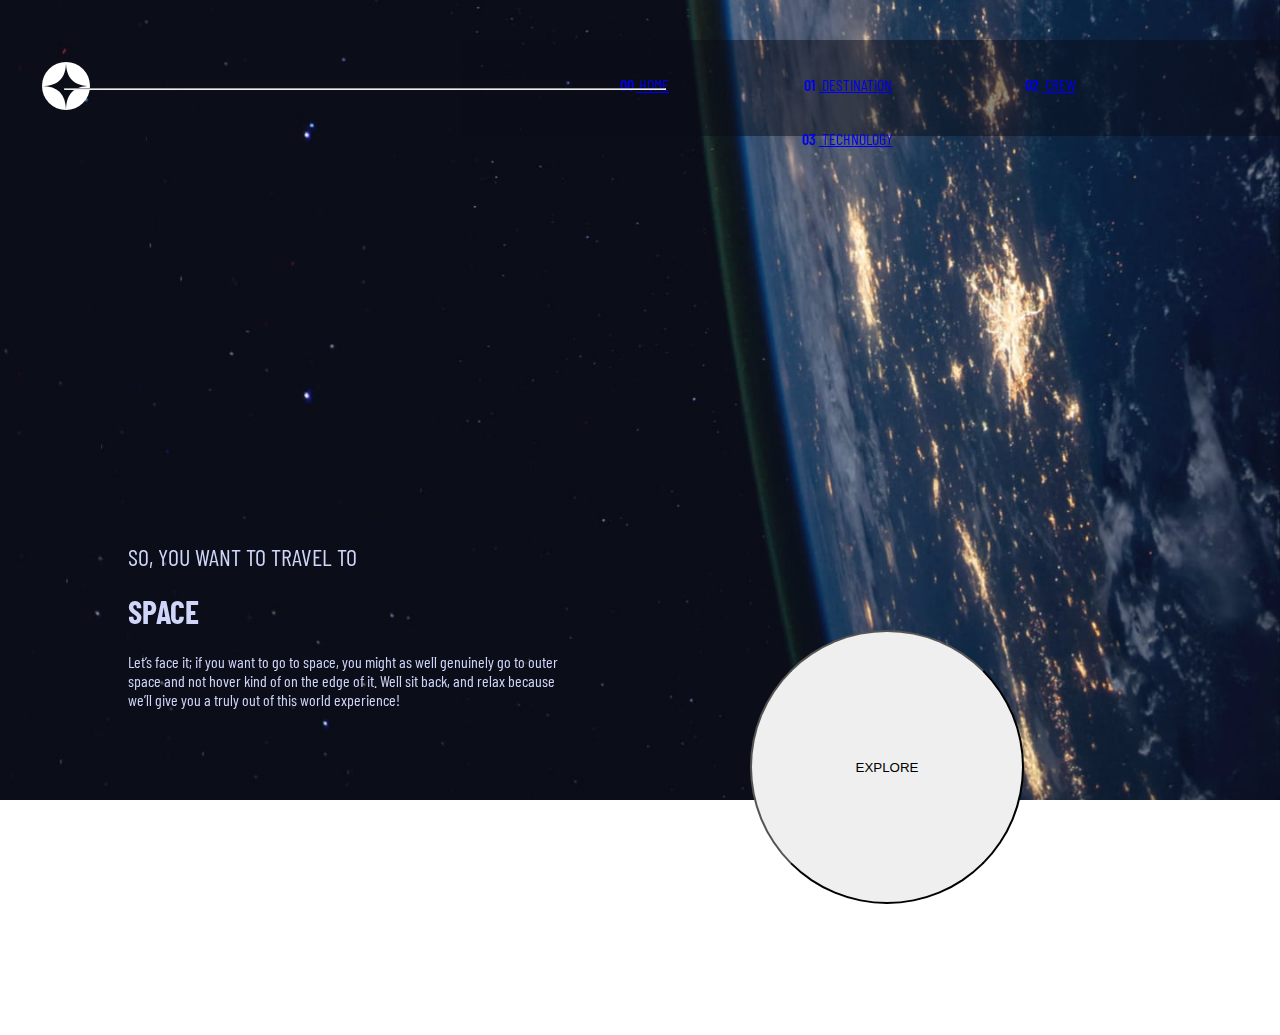
<file: index.html>
<!DOCTYPE html>
<html lang="en">

<head>
    <meta charset="UTF-8">
    <title>Document</title>
    <link rel="stylesheet" href="css/style.css">
    <link rel="shortcut icon" href="assets/favicon-32x32.png" type="image/png">

    <link rel<link rel="preconnect" href="https://fonts.googleapis.com">
    <link rel="preconnect" href="https://fonts.gstatic.com" crossorigin>
    <link href="https://fonts.googleapis.com/css2?family=Barlow+Condensed:ital,wght@0,400;0,500;0,700;1,400&family=Bellefair&display=swap" rel="stylesheet">

    <style>
       
    </style>

</head>

<body>
    
    <img src="assets/home/background-home-desktop.jpg" alt="" class="backround">
    
    <div class="body">
        

        <div class="tab-bar">

            <img src="assets/shared/logo.svg" alt="logo" class="logo">
            
            
            <div class="menu-back">
                
                <a href="index.html" class="menu"><span class="bold">00</span> HOME</a>
                
                <a href="moon.html" class="menu"><span class="bold">01</span> DESTINATION</a>
                
                <a href="commander.html" class="menu"><span class="bold">02</span> CREW</a>
                
                <a href="launch.html" class="menu"><span class="bold">03</span> TECHNOLOGY</a>
                
            </div>

            <hr class="tab-hr">
            
        </div>

        <div class="alt-container">

           
                <div class="index-main-container">

                    <h2 class="sixtyfive">
                        SO, YOU WANT TO TRAVEL TO
                    </h2>

                    <h1>SPACE</h1>

                    <p>Let’s face it; if you want to go to space, you might as well genuinely go to outer space
                        and not hover kind of on the edge of it. Well sit back,
                        and relax because we’ll give you a truly out of this world experience!</p>

                </div>

                <a href="moon.html"><button class="explore">EXPLORE</button></a>

        </div>  
    </div>



</body>

</html>
</file>
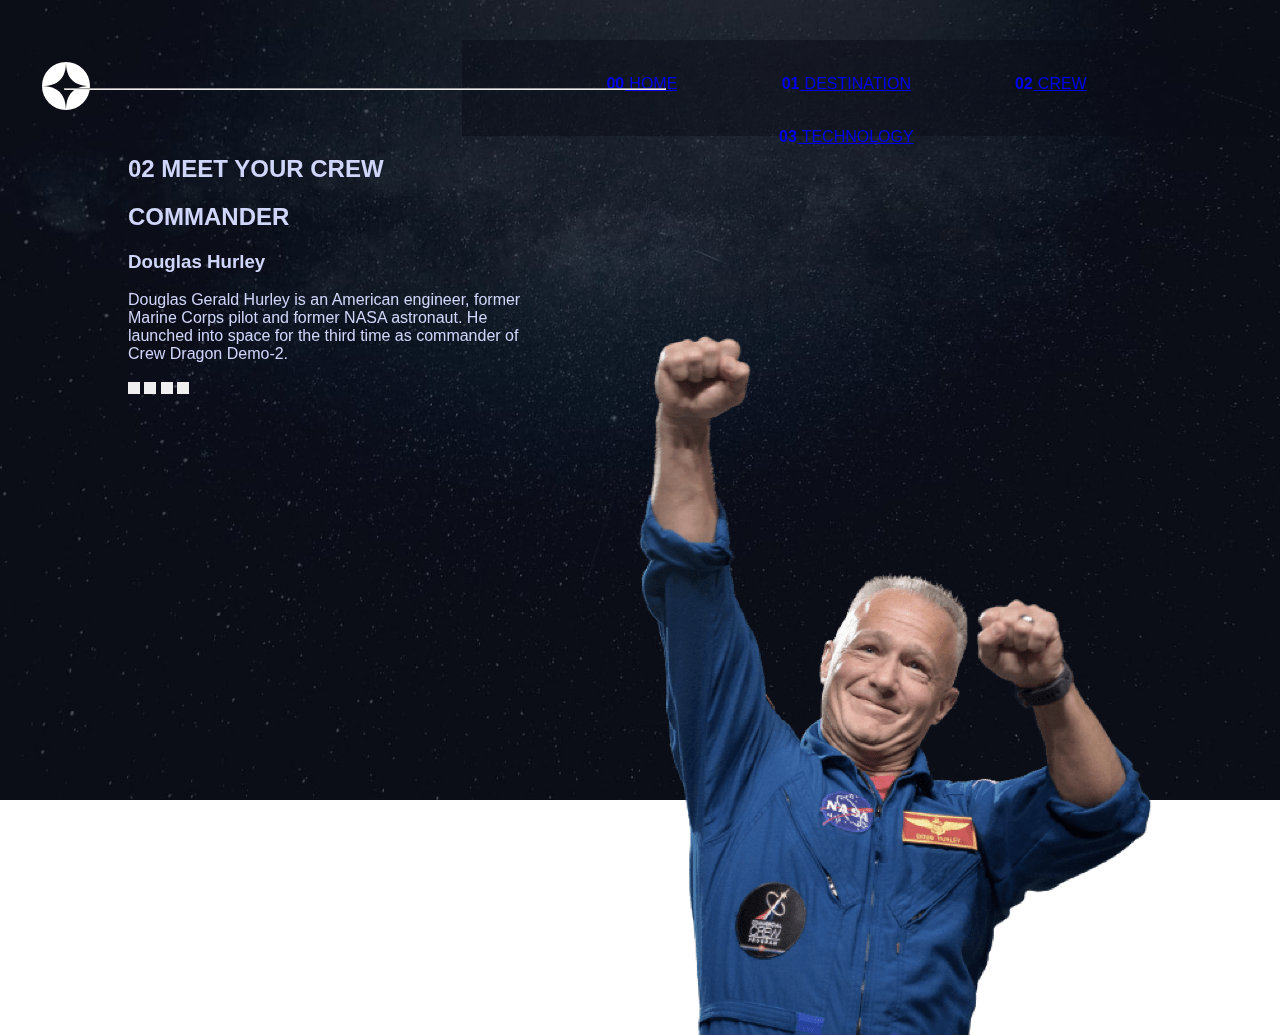
<file: commander.html>
<!DOCTYPE html>
<html lang="en">

<head>
    <meta charset="UTF-8">
    <title>Document</title>
    <link rel="stylesheet" href="css/style.css">
    <link rel="shortcut icon" href="assets/favicon-32x32.png" type="image/png">
</head>

<body>

    <div class="body">

        <img src="assets/destination/background-destination-desktop.jpg" alt="" class="backround">

        <div class="tab-bar">

            <img src="assets/shared/logo.svg" alt="logo" class="logo">
            
            
            <div class="menu-back">
                
                <a href="index.html" class="menu"><span class="bold">00</span> HOME</a>
                
                <a href="moon.html" class="menu"><span class="bold">01</span> DESTINATION</a>
                
                <a href="commander.html" class="menu"><span class="bold">02</span> CREW</a>
                
                <a href="launch.html" class="menu"><span class="bold">03</span> TECHNOLOGY</a>
                
            </div>

            <hr class="tab-hr">
            
        </div>
        
        <div class="alt-container">

            <div class="text-container">

                <h2 class="pick">02 MEET YOUR CREW</h2>

                <div class="crew">

                    <h2 class="title">
                        COMMANDER
                    </h2>

                    <h3 class="name"> Douglas Hurley</h3>

                    <p>
                        Douglas Gerald Hurley is an American engineer, former Marine Corps pilot 
                        and former NASA astronaut. He launched into space for the third time as 
                        commander of Crew Dragon Demo-2.
                    </p>

                
                    <div class="crew-dot">
                        <a href="commander.html"><button class="crew-link"></button></a>
                        <a href="specialist.html"><button class="crew-link"></button></a>
                        <a href="pilot.html"><button class="crew-link"></button></a>
                        <a href="engineer.html"><button class="crew-link"></button></a>
            
                    </div>

                </div>
           
            </div>
        
        </div>

        <img src="assets/crew/image-douglas-hurley.png" alt="" class="crew-img">

    </div>
</file>
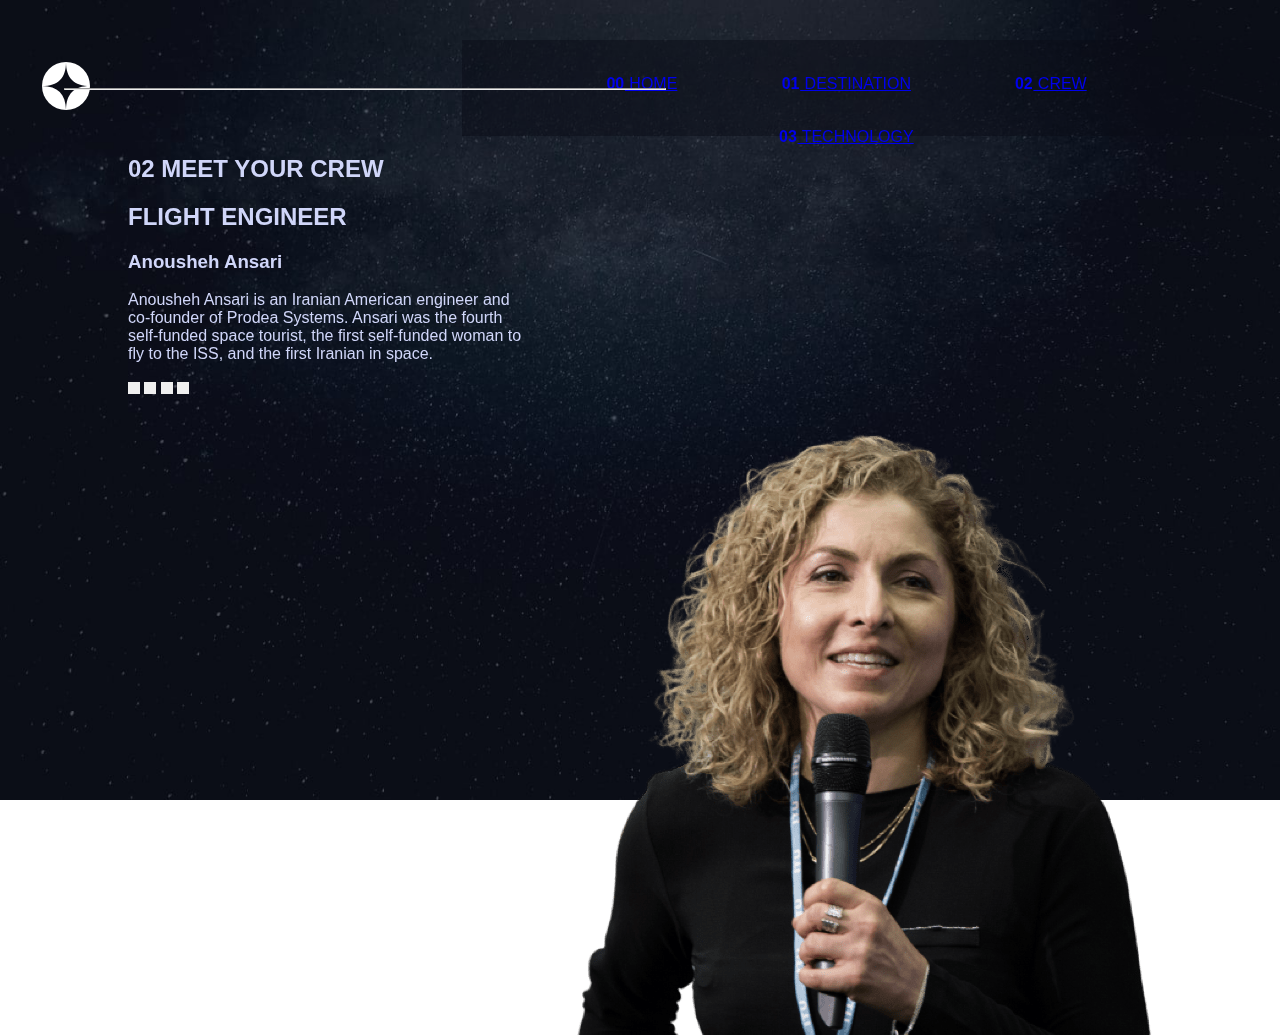
<file: engineer.html>
<!DOCTYPE html>
<html lang="en">

<head>
    <meta charset="UTF-8">
    <title>Document</title>
    <link rel="stylesheet" href="css/style.css">
    <link rel="shortcut icon" href="assets/favicon-32x32.png" type="image/png">
</head>

<body>

    <div class="body">

        <img src="assets/destination/background-destination-desktop.jpg" alt="" class="backround">

        <div class="tab-bar">

            <img src="assets/shared/logo.svg" alt="logo" class="logo">
            
            
            <div class="menu-back">
                
                <a href="index.html" class="menu"><span class="bold">00</span> HOME</a>
                
                <a href="moon.html" class="menu"><span class="bold">01</span> DESTINATION</a>
                
                <a href="commander.html" class="menu"><span class="bold">02</span> CREW</a>
                
                <a href="launch.html" class="menu"><span class="bold">03</span> TECHNOLOGY</a>
                
            </div>

            <hr class="tab-hr">
            
        </div>
        
        <div class="alt-container">

            <div class="text-container">

                <h2 class="pick">02 MEET YOUR CREW</h2>

                <div class="crew">

                    <h2 class="title">
                        FLIGHT ENGINEER
                    </h2>

                    <h3 class="name"> Anousheh Ansari</h3>

                    <p>
                        Anousheh Ansari is an Iranian American engineer and co-founder of Prodea Systems. 
                        Ansari was the fourth self-funded space tourist, the first self-funded woman to 
                        fly to the ISS, and the first Iranian in space. 
                    </p>

                
                    <div class="crew-dot">
                        <a href="commander.html"><button class="crew-link"></button></a>
                        <a href="specialist.html"><button class="crew-link"></button></a>
                        <a href="pilot.html"><button class="crew-link"></button></a>
                        <a href="engineer.html"><button class="crew-link"></button></a>
            
                    </div>

                </div>
           
            </div>
        
        </div>

        <img src="assets/crew/image-anousheh-ansari.png" alt="" class="crew-img">

    </div>
</file>
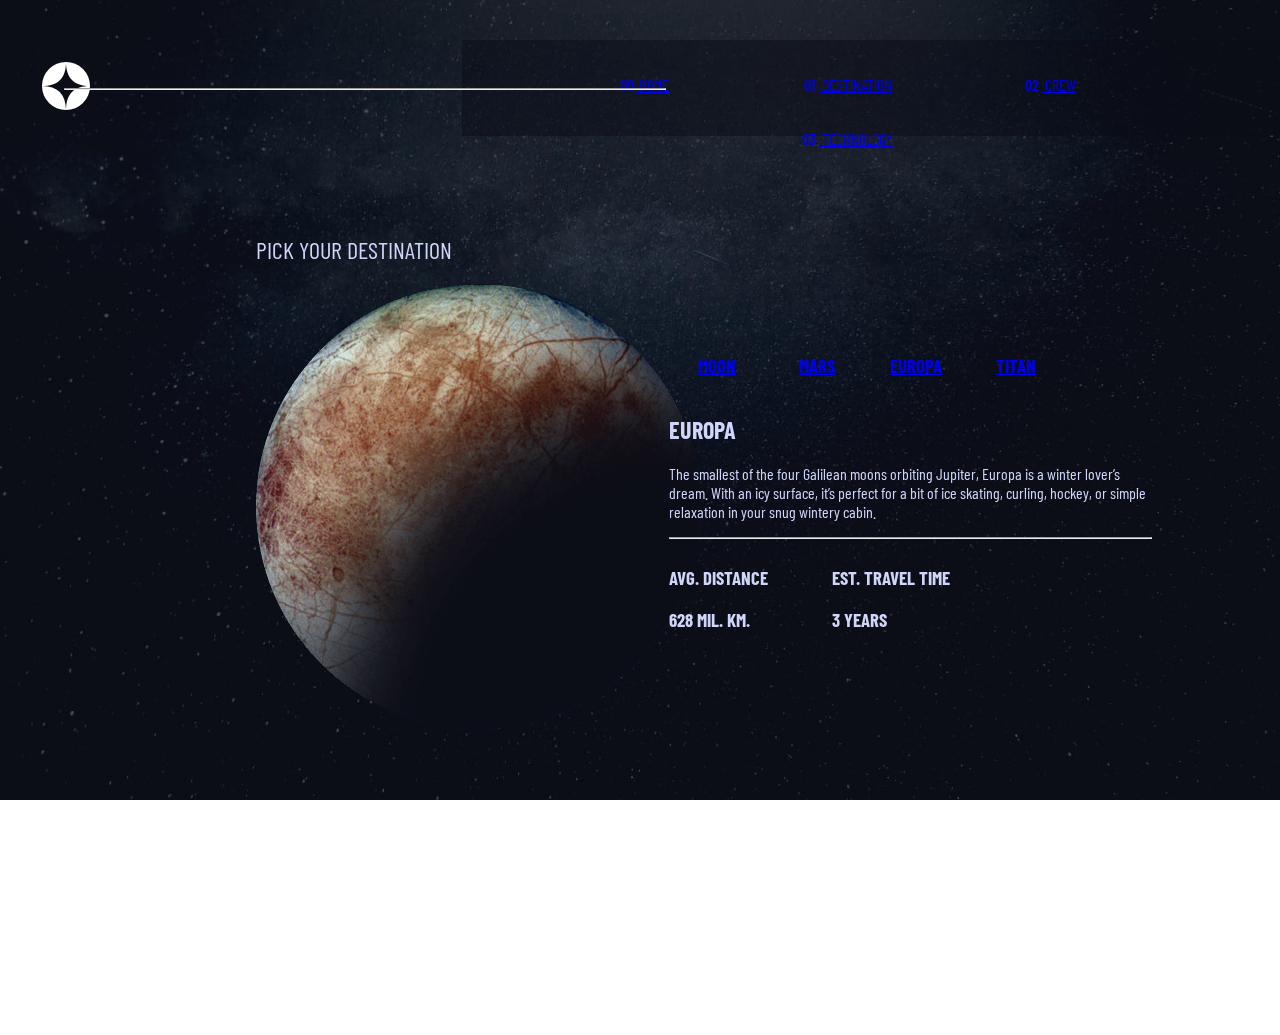
<file: europa.html>
<!DOCTYPE html>
<html lang="en">
<head>
    <meta charset="UTF-8">
    <title>Document</title>
    <link rel="stylesheet" href="css/style.css">
    <link rel="shortcut icon" href="assets/favicon-32x32.png" type="image/png">

    <link rel="preconnect" href="https://fonts.googleapis.com">
    <link rel="preconnect" href="https://fonts.gstatic.com" crossorigin>
    <link href="https://fonts.googleapis.com/css2?family=Barlow+Condensed:ital,wght@0,400;0,500;0,700;1,400&family=Bellefair&display=swap" rel="stylesheet">


</head>
<body>

    <div class="body">

        <img src="assets/destination/background-destination-desktop.jpg" alt="" class="backround">

        <div class="tab-bar">

            <img src="assets/shared/logo.svg" alt="logo" class="logo">
            
            
            <div class="menu-back">
                
                <a href="index.html" class="menu"><span class="bold">00</span> HOME</a>
                
                <a href="moon.html" class="menu"><span class="bold">01</span> DESTINATION</a>
                
                <a href="commander.html" class="menu"><span class="bold">02</span> CREW</a>
                
                <a href="launch.html" class="menu"><span class="bold">03</span> TECHNOLOGY</a>
                
            </div>

            <hr class="tab-hr">
            
        </div>
        
        <div class="alt-container">

            <div class="planet">

                <h2 class="sixtyfive">PICK YOUR DESTINATION</h2>
                <img src="assets/destination/image-europa.png" alt="" class="planet-img">

            </div>
            
            <div class="plantes">

                
                <h3 class="dest"><a href="moon.html" >MOON</a></h3>
                <h3 class="dest"><a href="mars.html" >MARS</a></h3>
                <h3 class="dest"><a href="europa.html" >EUROPA</a></h3>
                <h3 class="dest"><a href="titan.html" >TITAN</a></h3>
            
                <h2>
                    EUROPA
                </h2>

                <p>
                    The smallest of the four Galilean moons orbiting Jupiter, Europa is a 
                    winter lover’s dream. With an icy surface, it’s perfect for a bit of 
                    ice skating, curling, hockey, or simple relaxation in your snug 
                    wintery cabin.

                </p>

                <hr>

                
                    <div class="data-container">
                        <h3 dest-name>
                            AVG. DISTANCE
                        </h3>
                        <h3 class="dest-data">
                            628 MIL. KM.
                        </h3>
                    </div>
                    <div class="data-container">
                        <h3 class="data-distance">
                            EST. TRAVEL TIME
                        </h3>
                    
                        <h3 class="dest-data">
                            3 YEARS
                        </h3>
                    </div>
                </table>
                
            </div>
        </div>

    </div>
</file>
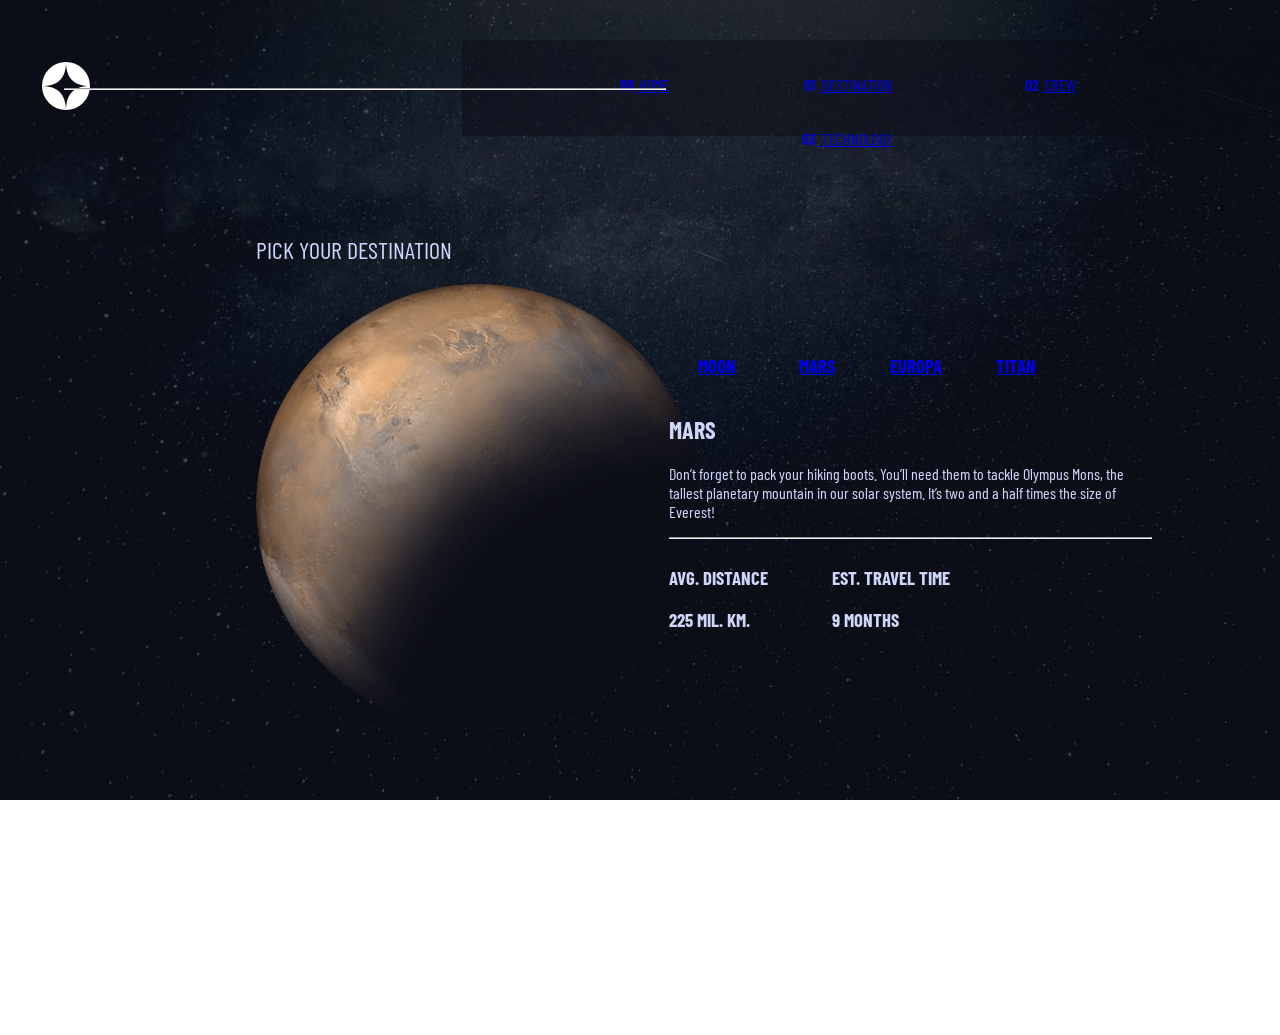
<file: mars.html>
<!DOCTYPE html>
<html lang="en">
<head>
    <meta charset="UTF-8">
    <title>Document</title>
    <link rel="stylesheet" href="css/style.css">
    <link rel="shortcut icon" href="assets/favicon-32x32.png" type="image/png">

    <link rel="preconnect" href="https://fonts.googleapis.com">
    <link rel="preconnect" href="https://fonts.gstatic.com" crossorigin>
    <link href="https://fonts.googleapis.com/css2?family=Barlow+Condensed:ital,wght@0,400;0,500;0,700;1,400&family=Bellefair&display=swap" rel="stylesheet">


</head>
<body>

    <div class="body">

        <img src="assets/destination/background-destination-desktop.jpg" alt="" class="backround">

        <div class="tab-bar">

            <img src="assets/shared/logo.svg" alt="logo" class="logo">
            
            
            <div class="menu-back">
                
                <a href="index.html" class="menu"><span class="bold">00</span> HOME</a>
                
                <a href="moon.html" class="menu"><span class="bold">01</span> DESTINATION</a>
                
                <a href="commander.html" class="menu"><span class="bold">02</span> CREW</a>
                
                <a href="launch.html" class="menu"><span class="bold">03</span> TECHNOLOGY</a>
                
            </div>

            <hr class="tab-hr">
            
        </div>
        
        <div class="alt-container">

            <div class="planet">

                <h2 class="sixtyfive">PICK YOUR DESTINATION</h2>
                <img src="assets/destination/image-mars.png" alt="" class="planet-img">

            </div>
            
            <div class="plantes">

                
                <h3 class="dest"><a href="moon.html" >MOON</a></h3>
                <h3 class="dest"><a href="mars.html" >MARS</a></h3>
                <h3 class="dest"><a href="europa.html" >EUROPA</a></h3>
                <h3 class="dest"><a href="titan.html" >TITAN</a></h3>
            
                <h2>
                    MARS
                </h2>

                <p>
                    Don’t forget to pack your hiking boots. You’ll need them to tackle Olympus Mons, 
                    the tallest planetary mountain in our solar system. It’s two and a half times 
                    the size of Everest!
                </p>

                <hr>

                
                    <div class="data-container">
                        <h3 dest-name>
                            AVG. DISTANCE
                        </h3>
                        <h3 class="dest-data">
                            225 MIL. KM.
                        </h3>
                    </div>
                    <div class="data-container">
                        <h3 class="data-distance">
                            EST. TRAVEL TIME
                        </h3>
                    
                        <h3 class="dest-data">
                            9 MONTHS
                        </h3>
                    </div>
                </table>
                
            </div>
        </div>

    </div>
</file>
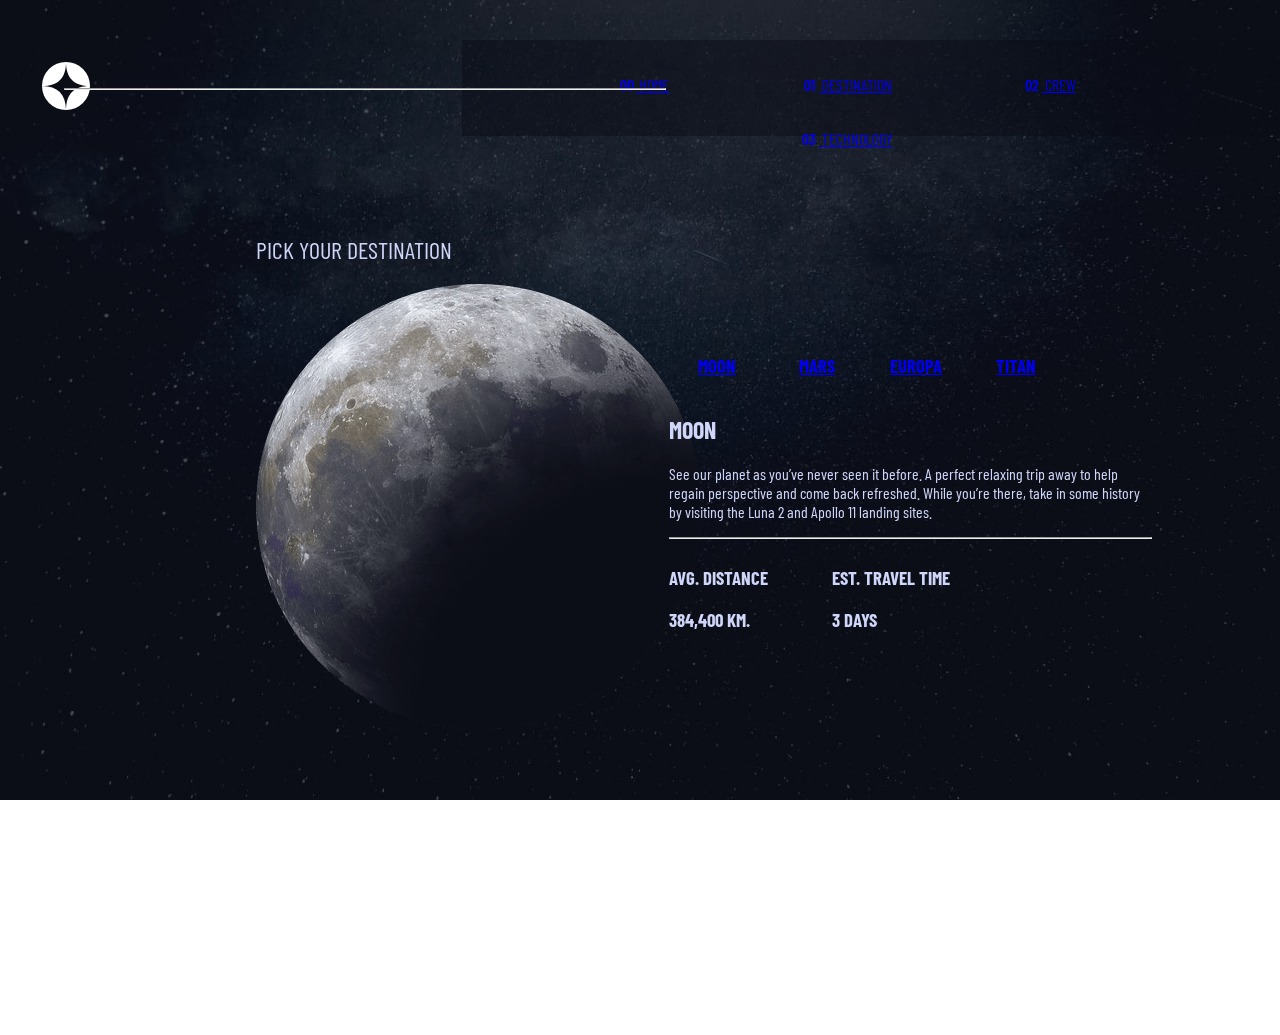
<file: moon.html>
<!DOCTYPE html>
<html lang="en">
<head>
    <meta charset="UTF-8">
    <title>Document</title>
    <link rel="stylesheet" href="css/style.css">
    <link rel="shortcut icon" href="assets/favicon-32x32.png" type="image/png">

    <link rel="preconnect" href="https://fonts.googleapis.com">
    <link rel="preconnect" href="https://fonts.gstatic.com" crossorigin>
    <link href="https://fonts.googleapis.com/css2?family=Barlow+Condensed:ital,wght@0,400;0,500;0,700;1,400&family=Bellefair&display=swap" rel="stylesheet">


</head>
<body>

    <div class="body">

        <img src="assets/destination/background-destination-desktop.jpg" alt="" class="backround">

        <div class="tab-bar">

            <img src="assets/shared/logo.svg" alt="logo" class="logo">
            
            
            <div class="menu-back">
                
                <a href="index.html" class="menu"><span class="bold">00</span> HOME</a>
                
                <a href="moon.html" class="menu"><span class="bold">01</span> DESTINATION</a>
                
                <a href="commander.html" class="menu"><span class="bold">02</span> CREW</a>
                
                <a href="launch.html" class="menu"><span class="bold">03</span> TECHNOLOGY</a>
                
            </div>

            <hr class="tab-hr">
            
        </div>
        
        <div class="alt-container">

            <div class="planet">

                <h2 class="sixtyfive">PICK YOUR DESTINATION</h2>
                <img src="assets/destination/image-moon.png" alt="" class="planet-img">

            </div>
            
            <div class="plantes">

                
                <h3 class="dest"><a href="moon.html" >MOON</a></h3>
                <h3 class="dest"><a href="mars.html" >MARS</a></h3>
                <h3 class="dest"><a href="europa.html" >EUROPA</a></h3>
                <h3 class="dest"><a href="titan.html" >TITAN</a></h3>
            
                <h2>
                MOON
                </h2>

                <p>
                    See our planet as you’ve never seen it before. A perfect relaxing trip away to help regain perspective and come back refreshed. While you’re there, take in some history by visiting the Luna 2 and Apollo 11 landing sites.
                </p>

                <hr>

                
                    <div class="data-container">
                        <h3 dest-name>
                            AVG. DISTANCE
                        </h3>
                        <h3 class="dest-data">
                            384,400 KM.
                        </h3>
                    </div>
                    <div class="data-container">
                        <h3 class="data-distance">
                            EST. TRAVEL TIME
                        </h3>
                    
                        <h3 class="dest-data">
                            3 DAYS
                        </h3>
                    </div>
                </table>
                
            </div>
        </div>

    </div>
</file>
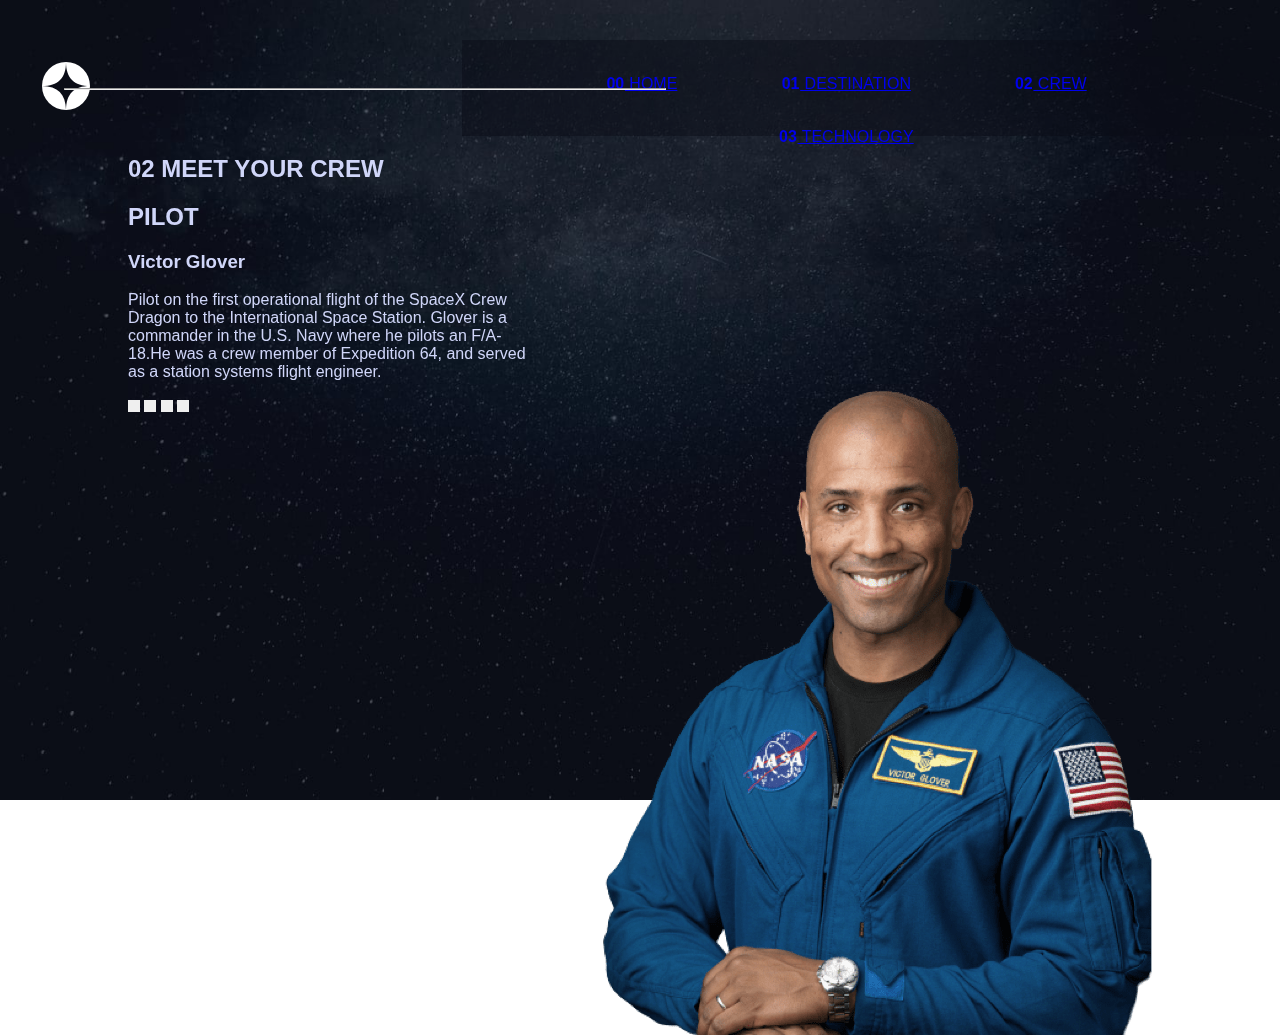
<file: pilot.html>
<!DOCTYPE html>
<html lang="en">

<head>
    <meta charset="UTF-8">
    <title>Document</title>
    <link rel="stylesheet" href="css/style.css">
    <link rel="shortcut icon" href="assets/favicon-32x32.png" type="image/png">
</head>

<body>

    <div class="body">

        <img src="assets/destination/background-destination-desktop.jpg" alt="" class="backround">

        <div class="tab-bar">

            <img src="assets/shared/logo.svg" alt="logo" class="logo">
            
            
            <div class="menu-back">
                
                <a href="index.html" class="menu"><span class="bold">00</span> HOME</a>
                
                <a href="moon.html" class="menu"><span class="bold">01</span> DESTINATION</a>
                
                <a href="commander.html" class="menu"><span class="bold">02</span> CREW</a>
                
                <a href="launch.html" class="menu"><span class="bold">03</span> TECHNOLOGY</a>
                
            </div>

            <hr class="tab-hr">
            
        </div>
        
        <div class="alt-container">

            <div class="text-container">

                <h2 class="pick">02 MEET YOUR CREW</h2>

                <div class="crew">

                    <h2 class="title">
                        PILOT
                    </h2>

                    <h3 class="name"> Victor Glover</h3>

                    <p>
                        Pilot on the first operational flight of the SpaceX Crew Dragon to the International Space Station. Glover is a commander in the U.S. Navy where he pilots an F/A-18.He was a crew member of Expedition 64, and served as a station systems flight engineer. 
                    </p>

                
                    <div class="crew-dot">
                        <a href="commander.html"><button class="crew-link"></button></a>
                        <a href="specialist.html"><button class="crew-link"></button></a>
                        <a href="pilot.html"><button class="crew-link"></button></a>
                        <a href="engineer.html"><button class="crew-link"></button></a>
            
                    </div>

                </div>
           
            </div>
        
        </div>

        <img src="assets/crew/image-victor-glover.png" alt="" class="crew-img">

    </div>
</file>
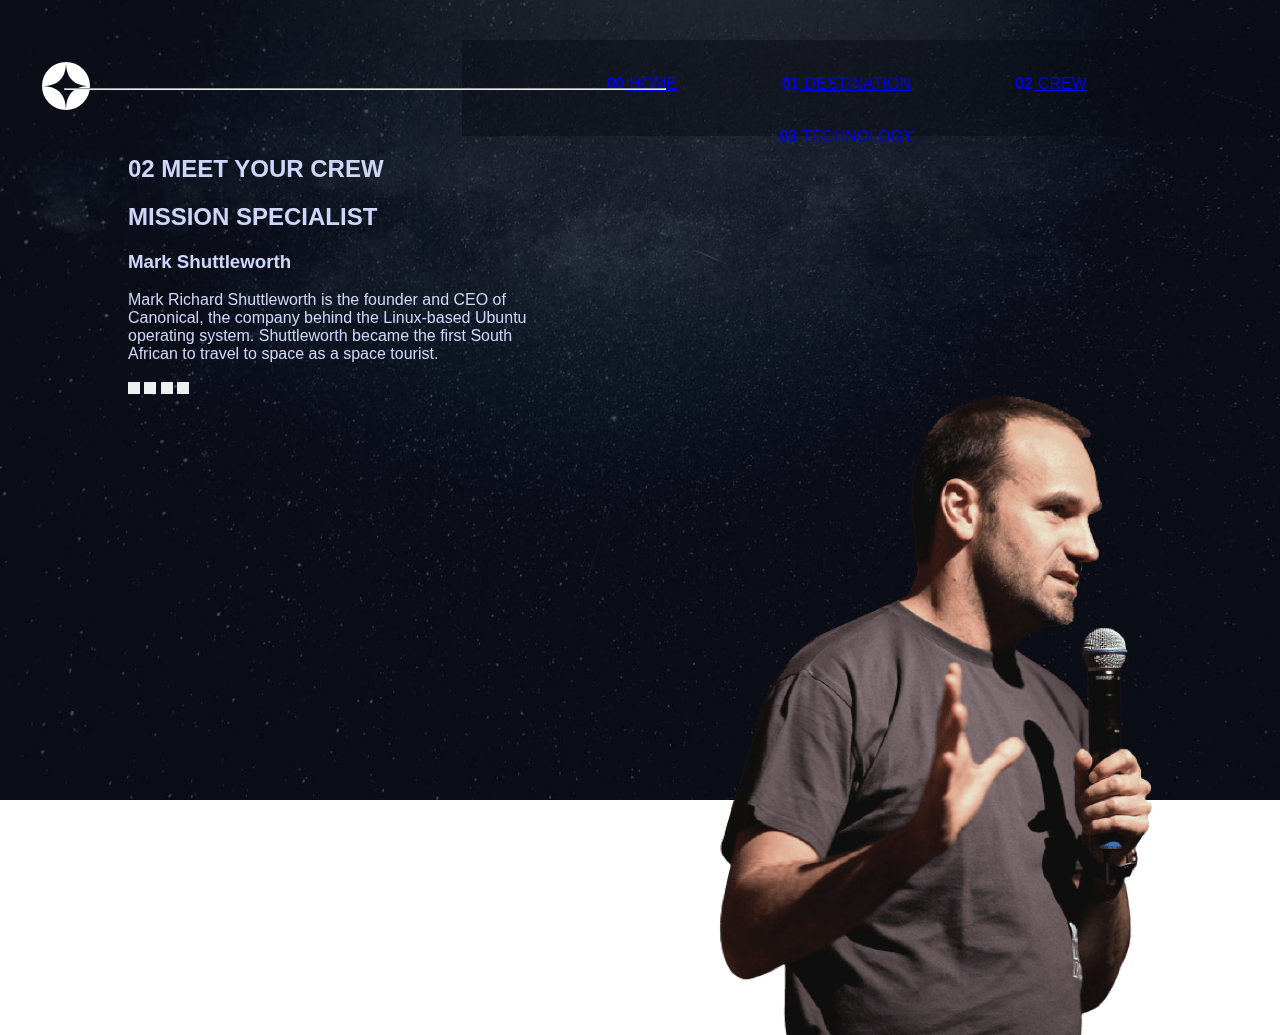
<file: specialist.html>
<!DOCTYPE html>
<html lang="en">

<head>
    <meta charset="UTF-8">
    <title>Document</title>
    <link rel="stylesheet" href="css/style.css">
    <link rel="shortcut icon" href="assets/favicon-32x32.png" type="image/png">
</head>

<body>

    <div class="body">

        <img src="assets/destination/background-destination-desktop.jpg" alt="" class="backround">

        <div class="tab-bar">

            <img src="assets/shared/logo.svg" alt="logo" class="logo">
            
            
            <div class="menu-back">
                
                <a href="index.html" class="menu"><span class="bold">00</span> HOME</a>
                
                <a href="moon.html" class="menu"><span class="bold">01</span> DESTINATION</a>
                
                <a href="commander.html" class="menu"><span class="bold">02</span> CREW</a>
                
                <a href="launch.html" class="menu"><span class="bold">03</span> TECHNOLOGY</a>
                
            </div>

            <hr class="tab-hr">
            
        </div>
        
        <div class="alt-container">

            <div class="text-container">

                <h2 class="pick">02 MEET YOUR CREW</h2>

                <div class="crew">

                    <h2 class="title">
                        MISSION SPECIALIST
                    </h2>

                    <h3 class="name"> Mark Shuttleworth</h3>

                    <p>
                        Mark Richard Shuttleworth is the founder and CEO of Canonical, the company behind 
                        the Linux-based Ubuntu operating system. Shuttleworth became the first South 
                        African to travel to space as a space tourist.
                    </p>

                
                    <div class="crew-dot">
                        <a href="commander.html"><button class="crew-link"></button></a>
                        <a href="specialist.html"><button class="crew-link"></button></a>
                        <a href="pilot.html"><button class="crew-link"></button></a>
                        <a href="engineer.html"><button class="crew-link"></button></a>
            
                    </div>

                </div>
           
            </div>
        
        </div>

        <img src="assets/crew/image-mark-shuttleworth.png" alt="" class="crew-img">

    </div>
</file>
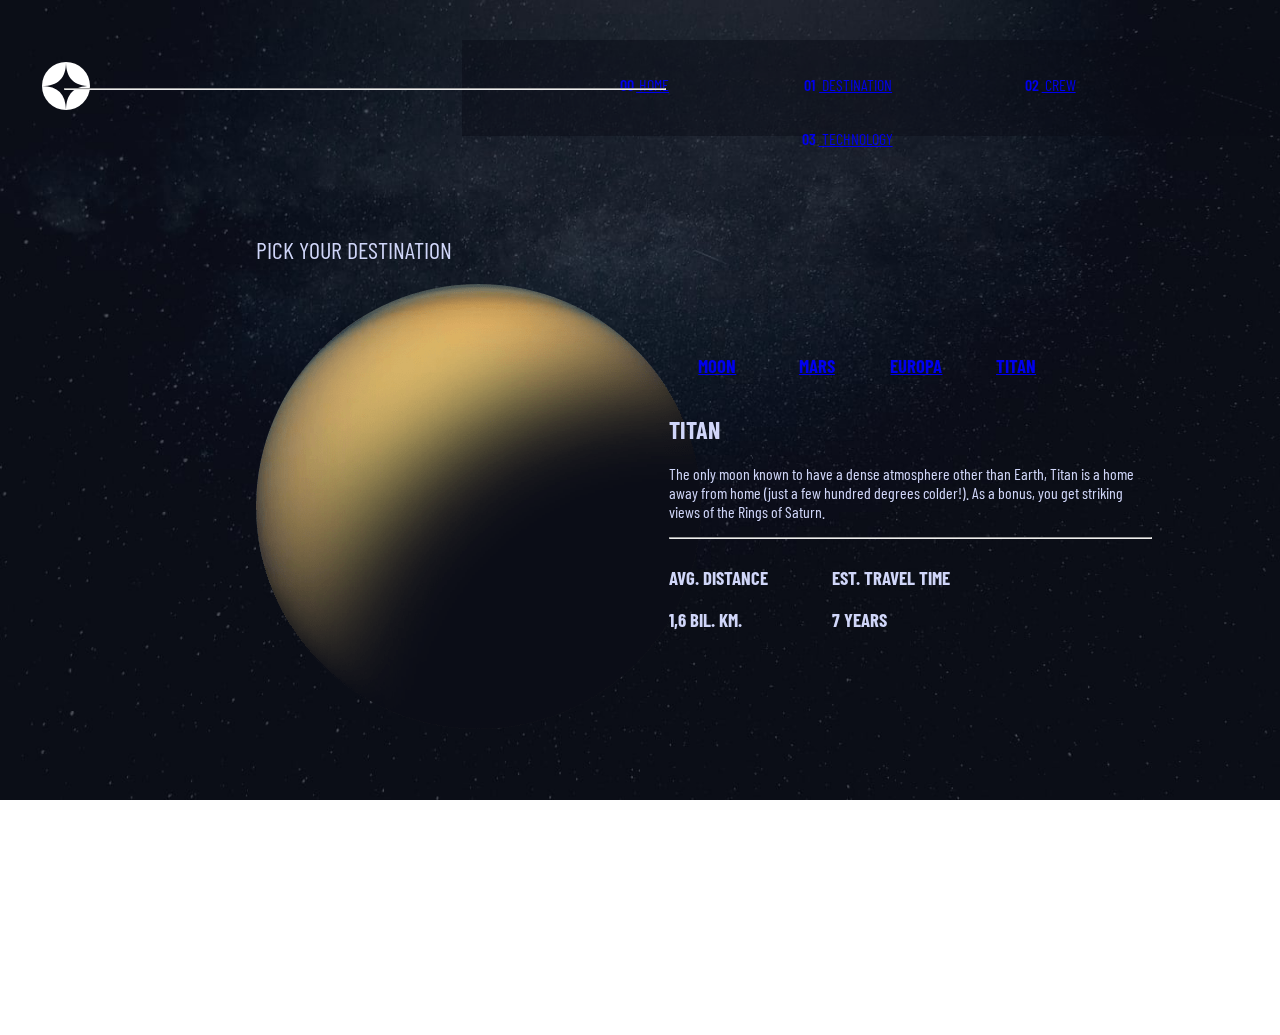
<file: titan.html>
<!DOCTYPE html>
<html lang="en">
<head>
    <meta charset="UTF-8">
    <title>Document</title>
    <link rel="stylesheet" href="css/style.css">
    <link rel="shortcut icon" href="assets/favicon-32x32.png" type="image/png">

    <link rel="preconnect" href="https://fonts.googleapis.com">
    <link rel="preconnect" href="https://fonts.gstatic.com" crossorigin>
    <link href="https://fonts.googleapis.com/css2?family=Barlow+Condensed:ital,wght@0,400;0,500;0,700;1,400&family=Bellefair&display=swap" rel="stylesheet">


</head>
<body>

    <div class="body">

        <img src="assets/destination/background-destination-desktop.jpg" alt="" class="backround">

        <div class="tab-bar">

            <img src="assets/shared/logo.svg" alt="logo" class="logo">
            
            
            <div class="menu-back">
                
                <a href="index.html" class="menu"><span class="bold">00</span> HOME</a>
                
                <a href="moon.html" class="menu"><span class="bold">01</span> DESTINATION</a>
                
                <a href="commander.html" class="menu"><span class="bold">02</span> CREW</a>
                
                <a href="launch.html" class="menu"><span class="bold">03</span> TECHNOLOGY</a>
                
            </div>

            <hr class="tab-hr">
            
        </div>
        
        <div class="alt-container">

            <div class="planet">

                <h2 class="sixtyfive">PICK YOUR DESTINATION</h2>
                <img src="assets/destination/image-titan.png" alt="" class="planet-img">

            </div>
            
            <div class="plantes">

                
                <h3 class="dest"><a href="moon.html" >MOON</a></h3>
                <h3 class="dest"><a href="mars.html" >MARS</a></h3>
                <h3 class="dest"><a href="europa.html" >EUROPA</a></h3>
                <h3 class="dest"><a href="titan.html" >TITAN</a></h3>
            
                <h2>
                    TITAN
                </h2>

                <p>
                    The only moon known to have a dense atmosphere other than Earth, Titan 
                    is a home away from home (just a few hundred degrees colder!). As a 
                    bonus, you get striking views of the Rings of Saturn.

                </p>

                <hr>

                
                    <div class="data-container">
                        <h3 dest-name>
                            AVG. DISTANCE
                        </h3>
                        <h3 class="dest-data">
                            1,6 BIL. KM.
                        </h3>
                    </div>
                    <div class="data-container">
                        <h3 class="data-distance">
                            EST. TRAVEL TIME
                        </h3>
                    
                        <h3 class="dest-data">
                            7 YEARS
                        </h3>
                    </div>
                </table>
                
            </div>
        </div>

    </div>
</file>
<file: css/style.css>
body {
    position: relative;
    color: #d0d6f9;
    margin: 0ch;
    font-family: 'Barlow Condensed', sans-serif;
}

.backround {
    position: absolute;
    top: 0;
    left: 0cm;
    width: 100%;
}

.bold {
    display: inline-block;
    width: 1.2rem;
    font-weight: 600;
}

.body {
    position: absolute;   
    width: 100%;
}

.tab-bar {
    position: fixed;
    top: 20px;
    width: 100%;
    height: 90px;
}

.logo {
    position: absolute;
    left: 42px;
    top: 42px;
    display: inline;
    vertical-align: middle;
}

.tab-hr {
    display: inline-block;
    width: 100%;
    max-width: 600px;
    position: relative;
    top: 60px;
    left: 5%; 
}

.menu-back {
    display: inline-block;
    background-color: #0b0d177c;
    width: 60%;
    text-align: center;
    margin: 0px 0px 0px auto;
    height: 96px;
    position: absolute;
    right: 0cm;
    left: 0px;
    top: 20px; 
    padding-right: 50px;
}

.menu {
    display: inline-block;
    max-width: 200px;
    width: 200px;
    margin-top: 35px;
}

.crew-link {
    border-style: none;
    height: 12px;
}

.index-main-container {
    position: absolute;
    top: 387px;
    width: 450px;
}

.explore {
    width: 274px;
    height: 274px;
    border-radius: 50%;
    position: absolute;
    top: 495px;
    right: 20%;
}

.alt-container {
    display: block;
    position: relative;
    padding: 0 10% 0 10%;
    margin-top: 135px;
    width: 80%;
    height: 900px;
}

.sixtyfive {
    font-family: 'Barlow Condensed', sans-serif;
    font-size: 1,625 rem;
    font-style: unset;
    font-weight: 400;
}

.plantes {
    position: absolute;
    right: 0%;
    top: 200px;
    margin-right: 10%;
    display: inline-block;
    width: 483px;
    height: 487px;
    text-align: left;
}

.dest {
    text-align: center;
    display: inline-block;
    width: 20%;
    margin: 0 12,5px;
}

.data-container {
    display: inline-block;
    width: 160px;
}

.planet {
    margin-left: 10%;
    position: absolute;
    top: 80px;
    display: inline-block;
    width: 516px;
    height: 570px;
}

.text-container {
    position: relative;
    width: 400px;
    height: 600px;
    display: inline-block;
}

.crew-img {
    position: absolute;
    bottom: 0;
    right: 10%;
}
</file>
